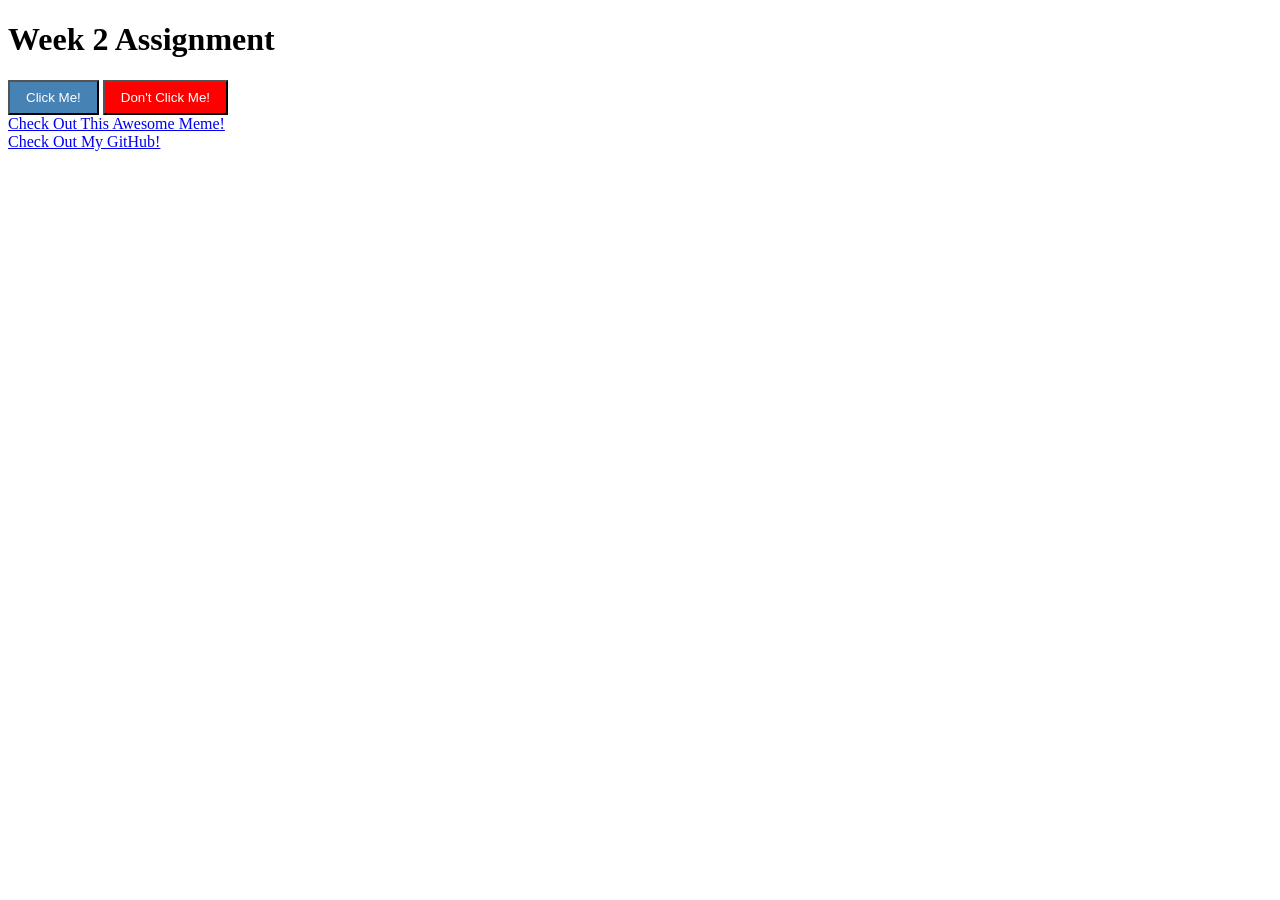
<file: Week2/index.html>
<!DOCTYPE html>
<html>
  <head>
      <title>Week 2 Assignment</title>
  </head>
  <body>
      <h1 class="heading-text">Week 2 Assignment</h1>
      <section class="buttons-group">
          <button id="button1" style="background-color: steelblue; color: white; padding: 8px 16px;">Click Me!</button>
          <button id="button2" style="background-color: red; color: white; padding: 8px 16px;" onclick="alert('I told you not to click me!!')">Don't Click Me!</button>
      </section>
      <section class="links-group">
          <a id="link1" href="https://i.imgflip.com/7f9vxf.jpg">Check Out This Awesome Meme!</a>
          <br>
          <a id="link2" href="https://github.com/Thecoder03/thecoder03.github.io">Check Out My GitHub!</a>
      </section>
  </body>
</html>
</file>
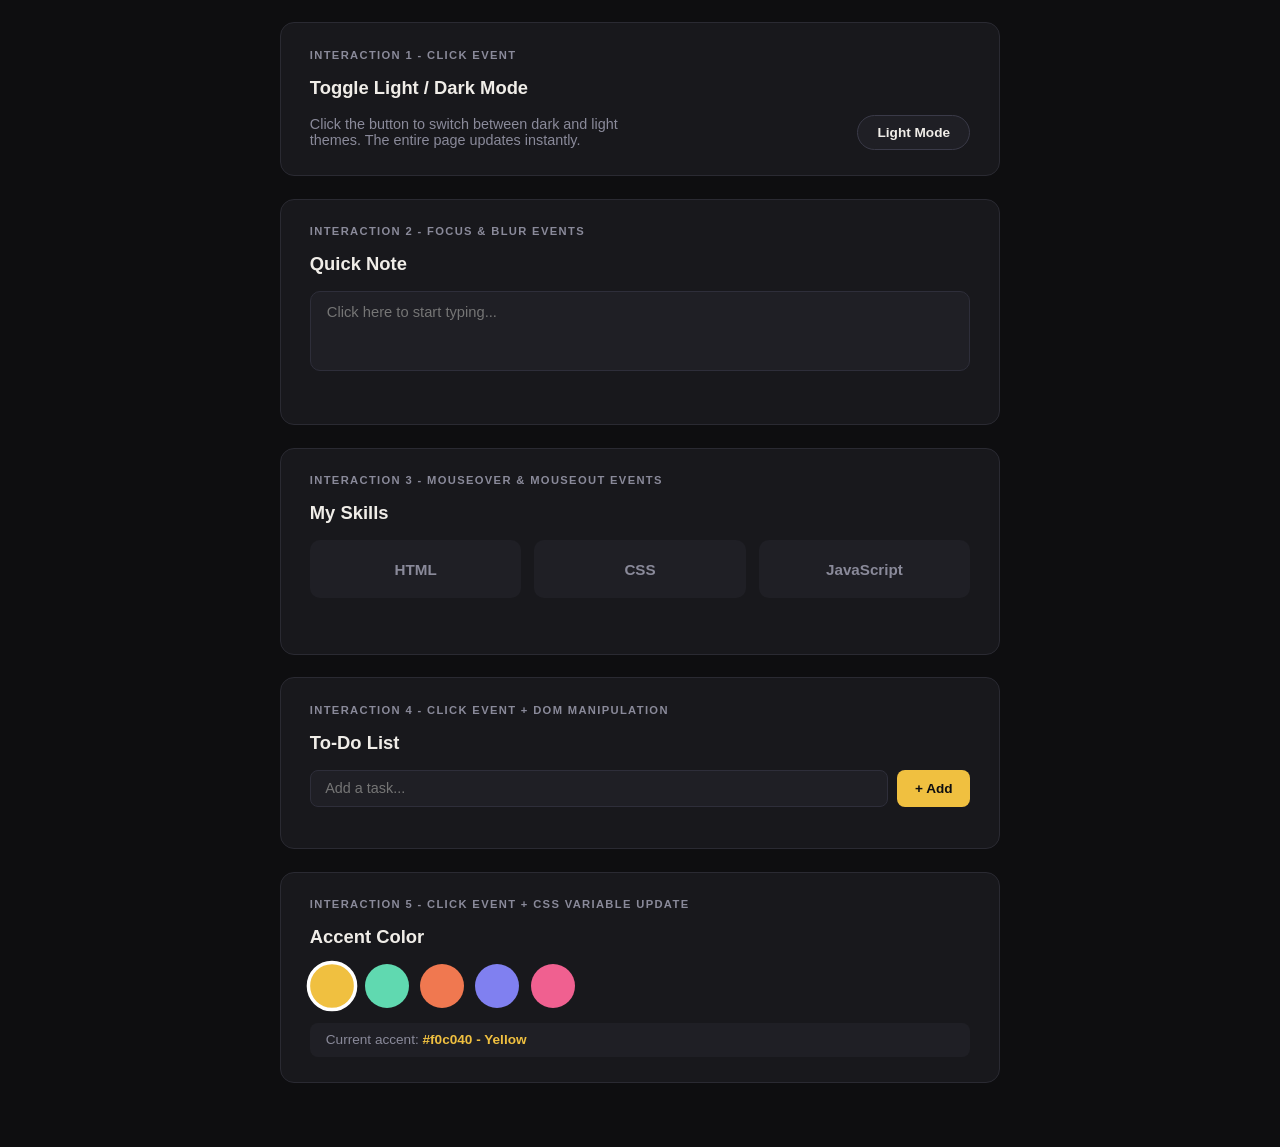
<file: Week6/index.html>
<!DOCTYPE html>
<html lang="en">
<head>
  <meta charset="UTF-8" />
  <meta name="viewport" content="width=device-width, initial-scale=1.0"/>
  <title>Week 6 - Interactions</title>
  <link rel="stylesheet" href="styles.css"/>
</head>
<body>
  <div class="section">
    <div class="section-label">Interaction 1 - Click Event</div>
    <h2>Toggle Light / Dark Mode</h2>
    <div class="toggle-row">
      <p>Click the button to switch between dark and light themes. The entire page updates instantly.</p>
      <button id="themeBtn">Light Mode</button>
    </div>
  </div>
  <div class="section">
    <div class="section-label">Interaction 2 - Focus &amp; Blur Events</div>
    <h2>Quick Note</h2>
    <div class="note-wrap">
      <textarea id="noteBox" placeholder="Click here to start typing..."></textarea>
      <p id="noteHint">You are writing, take your time.</p>
    </div>
  </div>
  <div class="section">
    <div class="section-label">Interaction 3 - Mouseover &amp; Mouseout Events</div>
    <h2>My Skills</h2>
    <div class="cards-grid">
      <div class="hover-card" data-skill="HTML">
        <div class="label">HTML</div>
      </div>
      <div class="hover-card" data-skill="CSS">
        <div class="label">CSS</div>
      </div>
      <div class="hover-card" data-skill="JavaScript">
        <div class="label">JavaScript</div>
      </div>
    </div>
    <p id="skillHint"></p>
  </div>
  <div class="section">
    <div class="section-label">Interaction 4 - Click Event + DOM Manipulation</div>
    <h2>To-Do List</h2>
    <div class="todo-input-row">
      <input id="todoInput" type="text" placeholder="Add a task..." maxlength="80"/>
      <button id="addTodoBtn">+ Add</button>
    </div>
    <ul id="todoList"></ul>
  </div>
  <div class="section">
    <div class="section-label">Interaction 5 - Click Event + CSS Variable Update</div>
    <h2>Accent Color</h2>
    <div class="palette-row" id="palette">
      <button class="palette-btn active" data-color="#f0c040" data-name="Yellow" style="background:#f0c040;" title="Yellow"></button>
      <button class="palette-btn" data-color="#60d9b0" data-name="Mint" style="background:#60d9b0;" title="Mint"></button>
      <button class="palette-btn" data-color="#f07850" data-name="Coral" style="background:#f07850;" title="Coral"></button>
      <button class="palette-btn" data-color="#8080f0" data-name="Lavender" style="background:#8080f0;" title="Lavender"></button>
      <button class="palette-btn" data-color="#f06090" data-name="Rose" style="background:#f06090;" title="Rose"></button>
    </div>
    <p id="accentPreview">Current accent: <strong>#f0c040 - Yellow</strong></p>
  </div>
  <script src="script.js"></script>
</body>
</html>
</file>
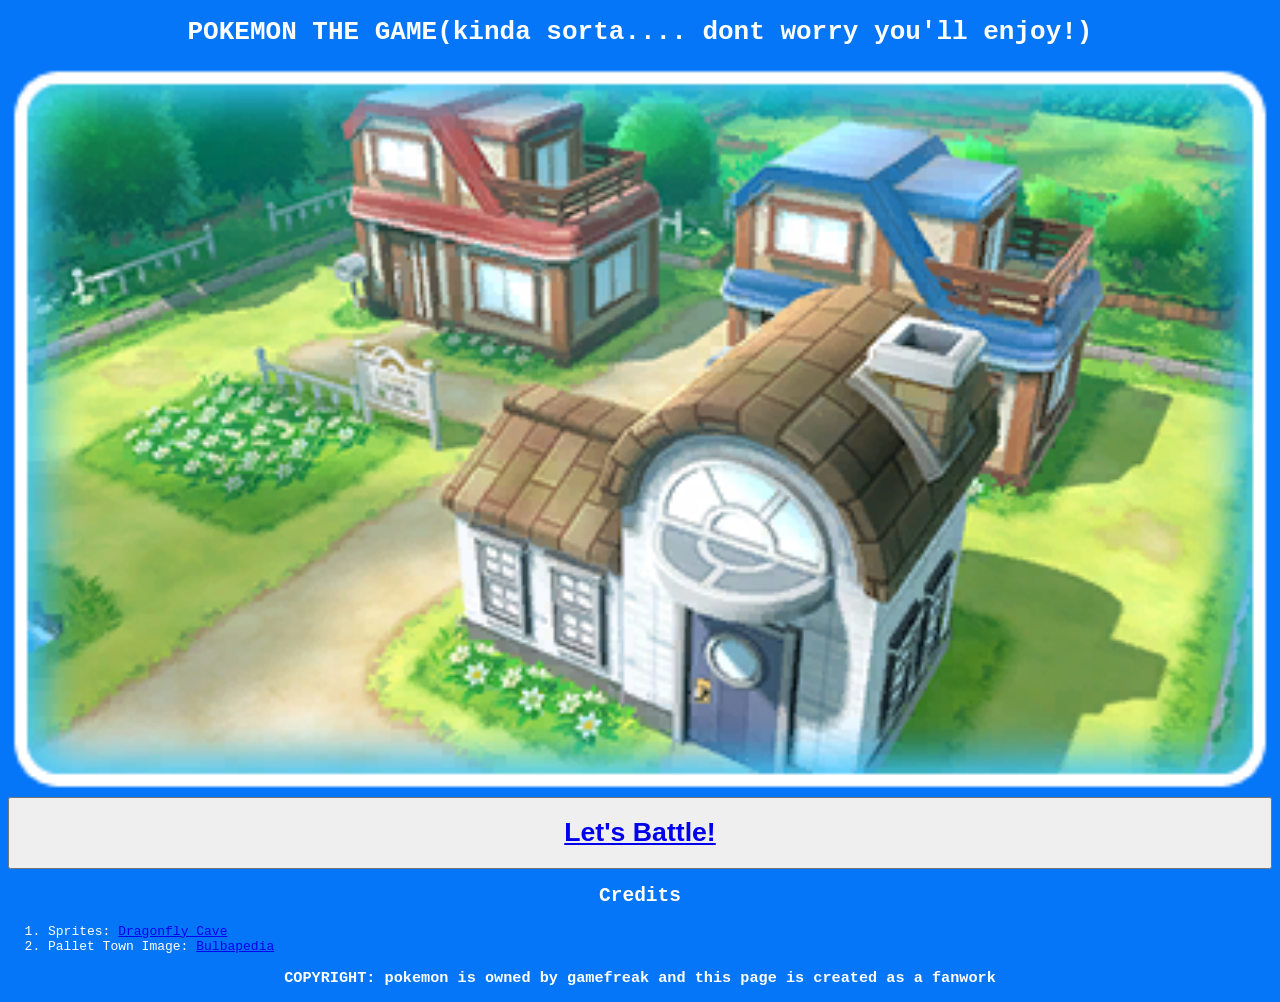
<file: Week2/firstGame/index.html>
<!DOCTYPE html>
<html>
    <head>
        <title>Zachary's First Game</title>
    </head>
    <body style="background-color: rgb(5, 118, 248); color: white; font-family: monospace">
        <h1 style="color: white; text-align: center; font-family: monospace;">POKEMON THE GAME(kinda sorta.... dont worry you'll enjoy!)</h1>
        <img src="./assets/Pallet_Town_PE.png" aria-label="an image of pallet town from pokemon" style="width: 100%"></img>
        <button class="start-button" style="width: 100%"><h1 style="text-align: center;"><a href="./game.html">Let's Battle!</a></h1></button>
        <section id="credits">
            <h2 style="text-align: center">Credits</h2>
            <ol>
                <li>Sprites:  <a href="https://www.dragonflycave.com/resources/sprite-generator/">Dragonfly Cave</a></li>
                <li>Pallet Town Image:  <a href="https://bulbapedia.bulbagarden.net/wiki/Main_Page">Bulbapedia</a></li>
            </ol>
        </section>
        <h3 style="color: white; text-align: center; font-family: monospace;">COPYRIGHT: pokemon is owned by gamefreak and this page is created as a fanwork</h3>
    </body>
</html>
</file>
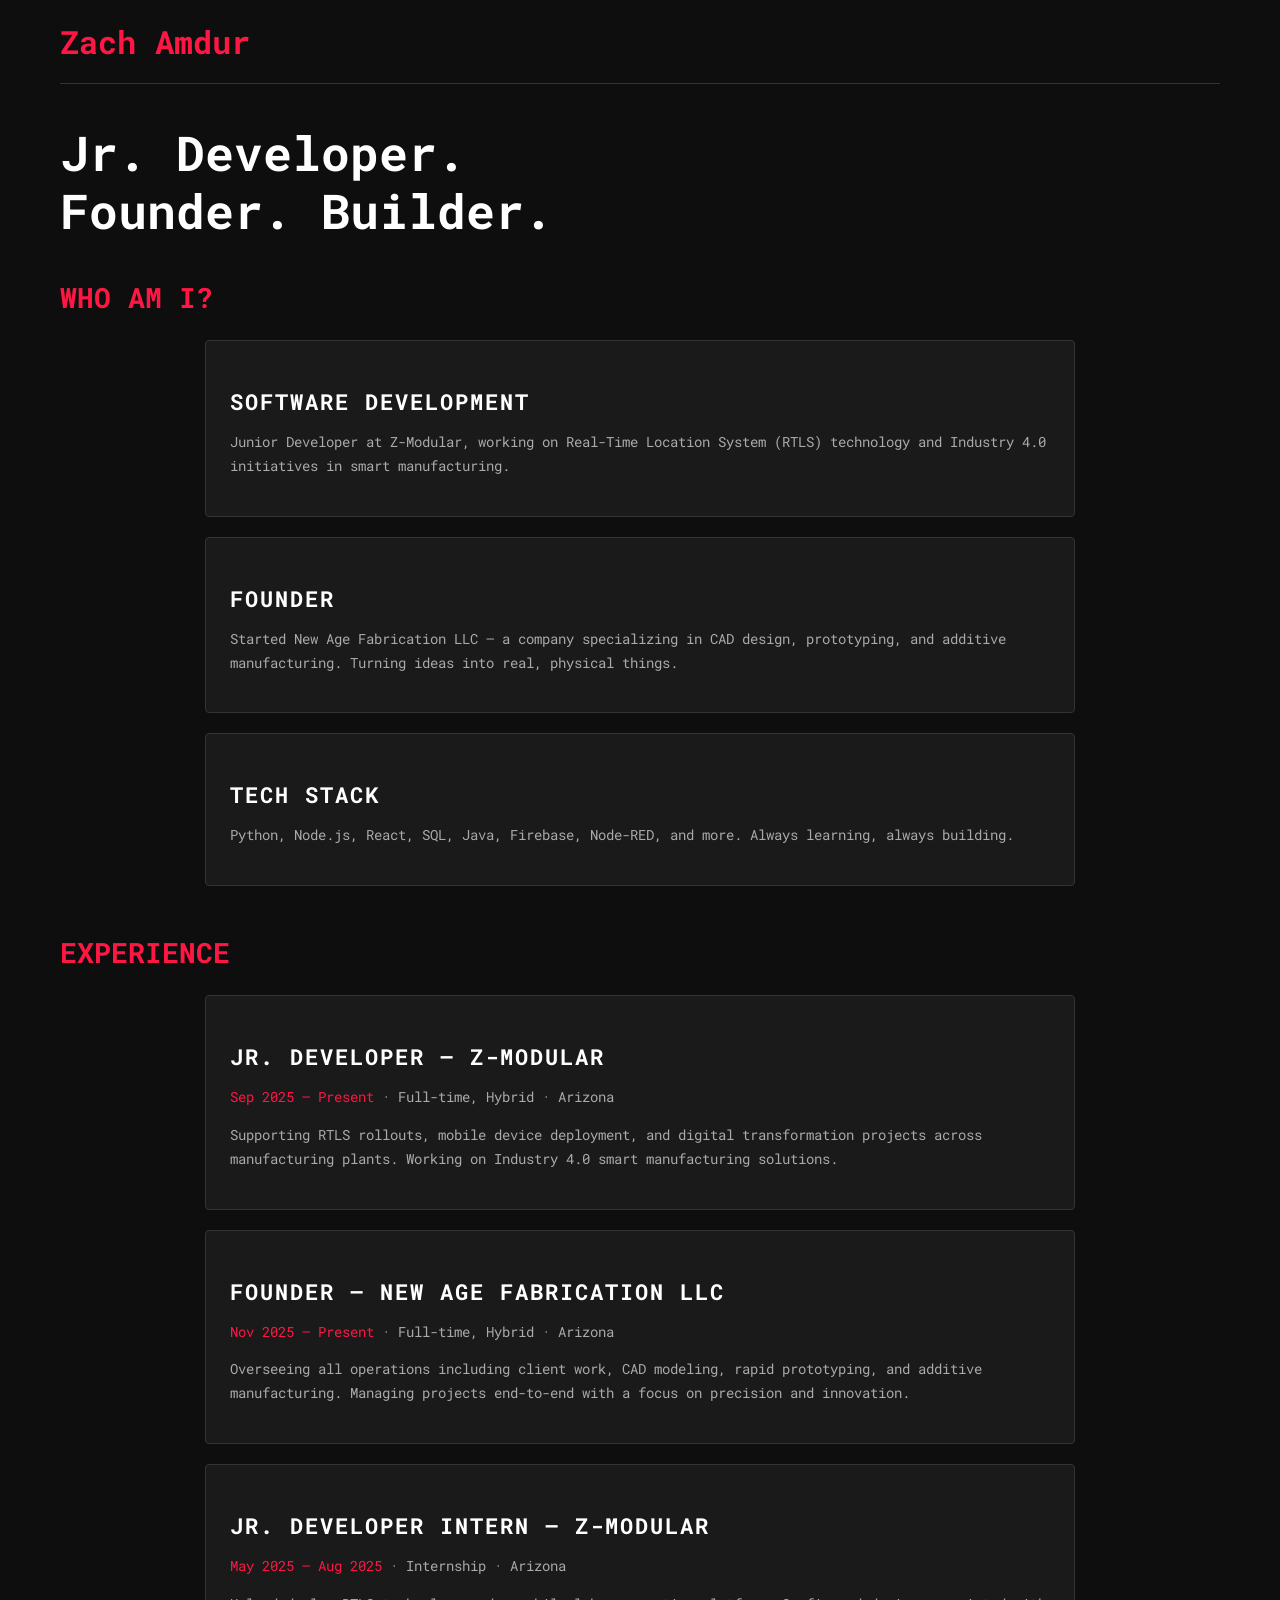
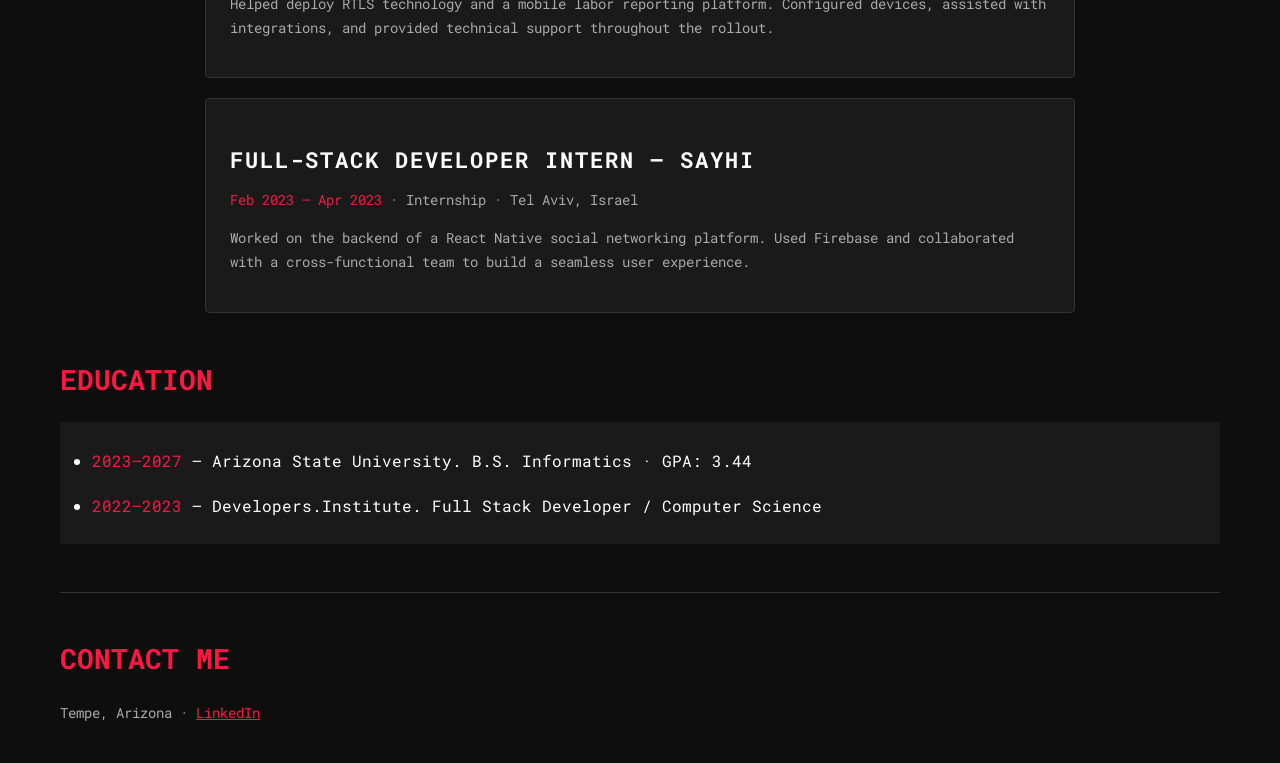
<file: Week3/portfolio/index.html>
<!DOCTYPE html>
<html>
    <head>
        <meta charset="UTF-8">
        <meta name="viewport" content="width=device-width, initial-scale=1.0">
        <title>Zach Amdur // Portfolio</title>
        <style>
            @import url('https://fonts.googleapis.com/css2?family=Roboto+Mono:wght@400;700&display=swap');
        </style>
        <link rel="stylesheet" href="./styles.css">
    </head>
    <body>
        <header>Zach Amdur</header>
        <div class="tagline">
            Jr. Developer.<br>Founder. Builder.
        </div>
        <section>
            <h2>Who Am I?</h2>
            <div class="cards">
                <div class="card">
                    <h3>Software Development</h3>
                    <p>Junior Developer at Z-Modular, working on Real-Time Location System (RTLS) technology and Industry 4.0 initiatives in smart manufacturing.</p>
                </div>
                <div class="card">
                    <h3>Founder</h3>
                    <p>Started New Age Fabrication LLC — a company specializing in CAD design, prototyping, and additive manufacturing. Turning ideas into real, physical things.</p>
                </div>
                <div class="card">
                    <h3>Tech Stack</h3>
                    <p>Python, Node.js, React, SQL, Java, Firebase, Node-RED, and more. Always learning, always building.</p>
                </div>

            </div>
        </section>
        <section>
            <h2>Experience</h2>
            <div class="cards">
                <div class="card">
                    <h3>Jr. Developer — Z-Modular</h3>
                    <p><span class="year">Sep 2025 – Present</span> · Full-time, Hybrid · Arizona</p>
                    <p>Supporting RTLS rollouts, mobile device deployment, and digital transformation projects across manufacturing plants. Working on Industry 4.0 smart manufacturing solutions.</p>
                </div>
                <div class="card">
                    <h3>Founder — New Age Fabrication LLC</h3>
                    <p><span class="year">Nov 2025 – Present</span> · Full-time, Hybrid · Arizona</p>
                    <p>Overseeing all operations including client work, CAD modeling, rapid prototyping, and additive manufacturing. Managing projects end-to-end with a focus on precision and innovation.</p>
                </div>
                <div class="card">
                    <h3>Jr. Developer Intern — Z-Modular</h3>
                    <p><span class="year">May 2025 – Aug 2025</span> · Internship · Arizona</p>
                    <p>Helped deploy RTLS technology and a mobile labor reporting platform. Configured devices, assisted with integrations, and provided technical support throughout the rollout.</p>
                </div>
                <div class="card">
                    <h3>Full-Stack Developer Intern — SayHi</h3>
                    <p><span class="year">Feb 2023 – Apr 2023</span> · Internship · Tel Aviv, Israel</p>
                    <p>Worked on the backend of a React Native social networking platform. Used Firebase and collaborated with a cross-functional team to build a seamless user experience.</p>
                </div>
            </div>
        </section>
        <section class="education">
            <h2>Education</h2>
            <ul>
                <li><span class="year">2023–2027</span> — Arizona State University. B.S. Informatics · GPA: 3.44</li>
                <li><span class="year">2022–2023</span> — Developers.Institute. Full Stack Developer / Computer Science</li>
            </ul>
        </section>
        <footer>
            <h2>Contact Me</h2>
            <p>Tempe, Arizona · <a href="https://www.linkedin.com/in/zach-amdur-141959165/" style="color: #FF1744;">LinkedIn</a></p>
        </footer>
    </body>
</html>
</file>
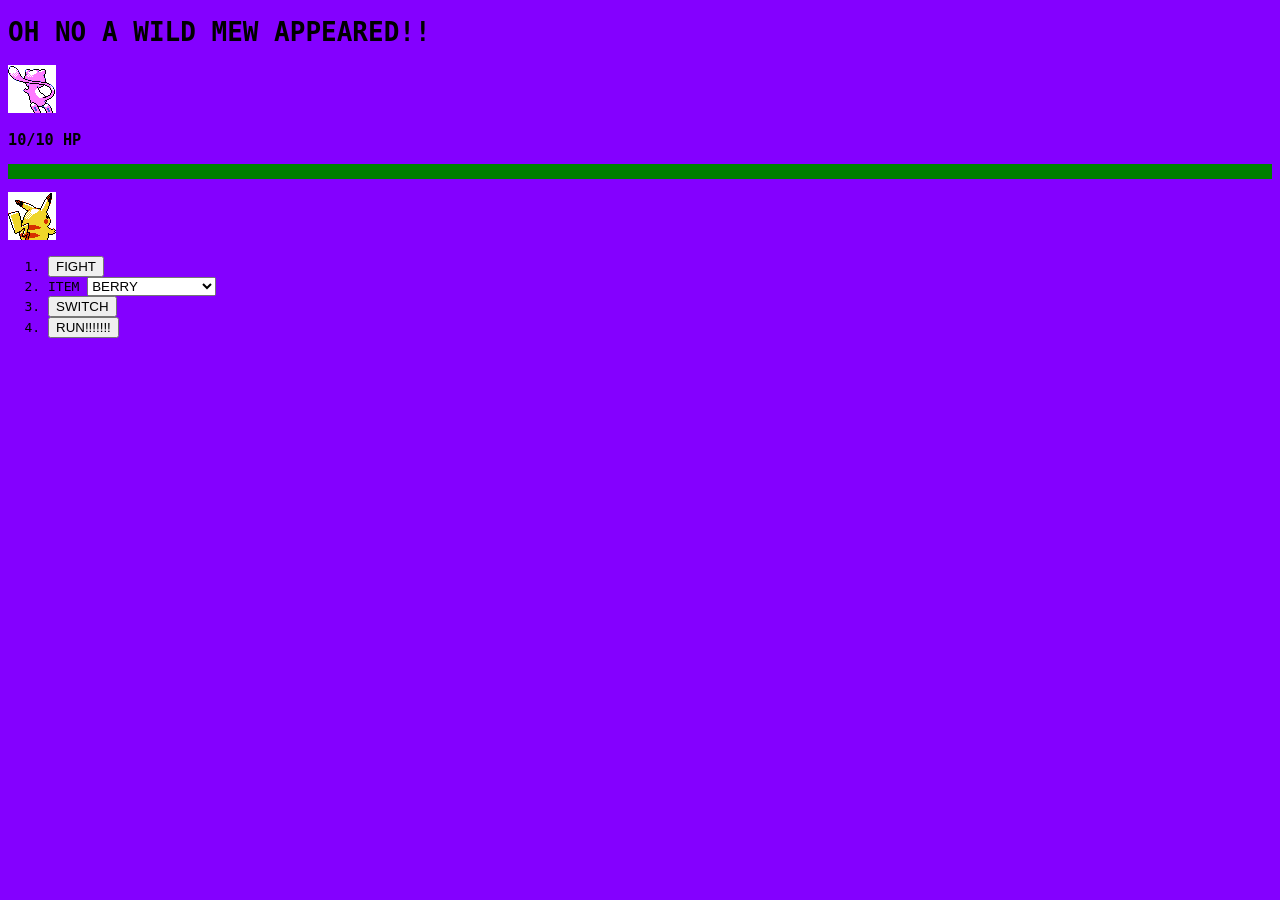
<file: Week2/firstGame/game.html>
<!DOCTYPE html>
<html>
    <head>
    <title>... WEBPAGE WANTS TO BATTLE!</title>
    </head>
    <body class="battle" style="background-color: rgb(132, 0, 255); font-family: monospace;">
        <h1 id="gengar">OH NO A WILD MEW APPEARED!!</h1>
        <section class="gengar">
            <img src="./assets/mew.png"></img>
            <h3>10/10 HP</h3>
        </section>
        <div style="background-color: green;"><p><p><p>&nbsp;</p></div>
        <section class="pikachu">
            <img src="./assets/pikachu-back.png"/>
            <ol>
                <li><button>FIGHT</button></li>
                <li><label id="item" for="item-select">ITEM</label> 
                
                    <select id="item-select">
                        <option value="berries">BERRY</option>
                        <option value="lemonade">LEMONADE</option>
                        <option value="masterball">MASTERBALL</option>
                        <option value="antidote">ANTIDOTE</option>
                        <option value="juice">JUICE</option>
                        <option value="burn-heal">BURN HEAL</option>
                        <option value="paralyze-heal">PARALYZE HEAL</option>
                    </select>
                
                </li> 
                <li><button>SWITCH</button></li>
                <li><button>RUN!!!!!!!</button></li>
            </ol>
        </section>
    </body>
</html>
</file>
<file: Week6/styles.css>
:root {
  --bg:         #0e0e10;
  --surface:    #18181c;
  --card:       #1f1f25;
  --accent:     #f0c040;
  --accent2:    #60d9b0;
  --danger:     #f05060;
  --text:       #f0ede8;
  --muted:      #8a8a9a;
  --radius:     14px;
  --transition: 0.25s cubic-bezier(0.4, 0, 0.2, 1);
}

*, *::before, *::after {
  box-sizing: border-box;
  margin: 0;
  padding: 0;
}

body {
  background: var(--bg);
  color: var(--text);
  font-family: 'DM Sans', sans-serif;
  min-height: 100vh;
  display: flex;
  flex-direction: column;
  align-items: center;
  padding: 0 1rem 4rem;
}

body.light {
  --bg:      #f5f3ef;
  --surface: #ffffff;
  --card:    #ebebeb;
  --text:    #1a1a1e;
  --muted:   #777777;
}

@keyframes fadeUp {
  to {
    opacity: 1;
    transform: translateY(0);
  }
}

#greeting {
  font-family: 'Syne', sans-serif;
  font-size: clamp(1.8rem, 5vw, 2.8rem);
  font-weight: 800;
  line-height: 1.1;
  color: var(--accent);
  opacity: 0;
  transform: translateY(12px);
  animation: fadeUp 0.6s 0.1s forwards;
}


.section {
  width: 100%;
  max-width: 720px;
  background: var(--surface);
  border-radius: var(--radius);
  padding: 1.6rem 1.8rem;
  margin-top: 1.4rem;
  border: 1px solid #2a2a32;
  opacity: 0;
  animation: fadeUp 0.5s forwards;
}

.section:nth-child(2) { animation-delay: 0.3s; }
.section:nth-child(3) { animation-delay: 0.4s; }
.section:nth-child(4) { animation-delay: 0.5s; }
.section:nth-child(5) { animation-delay: 0.6s; }

.section-label {
  font-family: 'Syne', sans-serif;
  font-size: 0.7rem;
  font-weight: 600;
  letter-spacing: 0.12em;
  text-transform: uppercase;
  color: var(--muted);
  margin-bottom: 1rem;
}

h2 {
  font-family: 'Syne', sans-serif;
  font-size: 1.15rem;
  font-weight: 700;
  margin-bottom: 1rem;
}

.toggle-row {
  display: flex;
  align-items: center;
  justify-content: space-between;
  gap: 1rem;
}

.toggle-row p {
  font-size: 0.9rem;
  color: var(--muted);
  max-width: 340px;
}

#themeBtn {
  flex-shrink: 0;
  background: var(--card);
  border: 1.5px solid #3a3a48;
  color: var(--text);
  font-family: 'Syne', sans-serif;
  font-size: 0.85rem;
  font-weight: 600;
  padding: 0.55rem 1.2rem;
  border-radius: 99px;
  cursor: pointer;
  transition: background var(--transition), color var(--transition), border-color var(--transition);
}

#themeBtn:hover {
  background: var(--accent);
  color: #0e0e10;
  border-color: var(--accent);
}

.note-wrap {
  position: relative;
}

#noteBox {
  width: 100%;
  background: var(--card);
  border: 1.5px solid #2e2e3a;
  border-radius: 10px;
  color: var(--text);
  font-family: 'DM Sans', sans-serif;
  font-size: 0.92rem;
  padding: 0.75rem 1rem;
  resize: none;
  height: 80px;
  outline: none;
  transition: border-color var(--transition), box-shadow var(--transition);
}

#noteBox:focus {
  border-color: var(--accent2);
  box-shadow: 0 0 0 3px rgba(96, 217, 176, 0.18);
}

#noteHint {
  margin-top: 0.5rem;
  font-size: 0.82rem;
  color: var(--accent2);
  min-height: 1.2em;
  opacity: 0;
  transition: opacity var(--transition);
}

.cards-grid {
  display: grid;
  grid-template-columns: repeat(3, 1fr);
  gap: 0.8rem;
}

.hover-card {
  background: var(--card);
  border-radius: 10px;
  padding: 1.2rem 1rem;
  cursor: default;
  border: 1.5px solid transparent;
  text-align: center;
  transition: border-color var(--transition), transform var(--transition), background var(--transition);
}

.hover-card .label {
  font-family: 'Syne', sans-serif;
  font-size: 0.95rem;
  font-weight: 600;
  color: var(--muted);
  transition: color var(--transition);
}

.hover-card:hover {
  border-color: var(--accent);
  background: rgba(240, 192, 64, 0.08);
  transform: translateY(-4px);
}

.hover-card:hover .label {
  color: var(--accent);
}

#skillHint {
  margin-top: 0.9rem;
  font-size: 0.82rem;
  color: var(--muted);
  min-height: 1.2em;
}

.todo-input-row {
  display: flex;
  gap: 0.6rem;
  margin-bottom: 1rem;
}

#todoInput {
  flex: 1;
  background: var(--card);
  border: 1.5px solid #2e2e3a;
  border-radius: 8px;
  color: var(--text);
  font-family: 'DM Sans', sans-serif;
  font-size: 0.9rem;
  padding: 0.6rem 0.9rem;
  outline: none;
  transition: border-color var(--transition);
}

#todoInput:focus {
  border-color: var(--accent);
}

#addTodoBtn {
  background: var(--accent);
  color: #0e0e10;
  font-family: 'Syne', sans-serif;
  font-weight: 700;
  font-size: 0.85rem;
  border: none;
  border-radius: 8px;
  padding: 0 1.1rem;
  cursor: pointer;
  transition: opacity var(--transition), transform var(--transition);
}

#addTodoBtn:hover {
  opacity: 0.85;
  transform: scale(0.97);
}

#todoList {
  list-style: none;
  display: flex;
  flex-direction: column;
  gap: 0.5rem;
}

.todo-item {
  display: flex;
  align-items: center;
  gap: 0.75rem;
  background: var(--card);
  border-radius: 8px;
  padding: 0.65rem 0.9rem;
  animation: fadeUp 0.3s ease both;
}

.todo-check {
  width: 18px;
  height: 18px;
  border-radius: 50%;
  border: 2px solid var(--muted);
  cursor: pointer;
  flex-shrink: 0;
  display: flex;
  align-items: center;
  justify-content: center;
  transition: background var(--transition), border-color var(--transition);
}

.todo-check.done {
  background: var(--accent2);
  border-color: var(--accent2);
}

.todo-check.done::after {
  content: '✓';
  font-size: 0.7rem;
  color: #0e0e10;
  font-weight: 700;
}

.todo-text {
  flex: 1;
  font-size: 0.9rem;
  transition: color var(--transition);
}

.todo-text.done {
  text-decoration: line-through;
  color: var(--muted);
}

.todo-del {
  background: none;
  border: none;
  color: var(--muted);
  cursor: pointer;
  font-size: 1rem;
  padding: 0 0.2rem;
  transition: color var(--transition);
}

.todo-del:hover {
  color: var(--danger);
}

.palette-row {
  display: flex;
  gap: 0.7rem;
  flex-wrap: wrap;
}

.palette-btn {
  width: 44px;
  height: 44px;
  border-radius: 50%;
  border: 3px solid transparent;
  cursor: pointer;
  outline: none;
  transition: transform var(--transition), border-color var(--transition);
}

.palette-btn:hover,
.palette-btn.active {
  transform: scale(1.15);
  border-color: #ffffff;
}

#accentPreview {
  margin-top: 0.9rem;
  padding: 0.6rem 1rem;
  border-radius: 8px;
  background: var(--card);
  font-size: 0.85rem;
  color: var(--muted);
}

#accentPreview strong {
  color: var(--accent);
}
</file>
<file: Week3/portfolio/styles.css>
* {
    color: white;
    font-family: "Roboto Mono", monospace;
    box-sizing: border-box;
}


body {
    background-color: #0e0e0e;
    margin: 0;
    padding: 0 60px;
}


header {
    font-size: 32px;
    font-weight: 700;
    color: #FF1744;
    padding: 20px 0;
    border-bottom: 1px solid #333;
    margin-bottom: 40px;
}


.tagline {
    font-size: 48px;
    font-weight: 700;
    margin-bottom: 40px;
    line-height: 1.2;
}


h2 {
    font-size: 28px;
    text-transform: uppercase;
    color: #FF1744;
    margin-bottom: 24px;
}


.cards {
    display: flex;
    flex-direction: column;
    gap: 20px;
    margin-bottom: 48px;
}


.card {
    background-color: #1a1a1a;
    border: 1px solid #333;
    border-radius: 4px;
    padding: 24px;
    width: 75%;
    margin: 0 auto;
    transition: box-shadow 300ms;
}

.card:hover {
    box-shadow: 6px 6px #FF1744;
}


h3 {
    font-size: 22px;
    font-weight: 700;
    text-transform: uppercase;
    letter-spacing: 2px;
    margin-bottom: 8px;
}


p {
    color: #aaaaaa;
    font-size: 14px;
    line-height: 1.7;
}


.education ul {
    background-color: #1a1a1a;
    padding: 16px 32px;
    list-style: disc;
    margin-bottom: 48px;
}

.education ul li {
    padding: 12px 0;
    font-size: 16px;
}

.year {
    color: #FF1744;
}


footer {
    border-top: 1px solid #333;
    padding: 24px 0;
    margin-top: 40px;
    color: #888;
    font-size: 13px;
}
</file>
